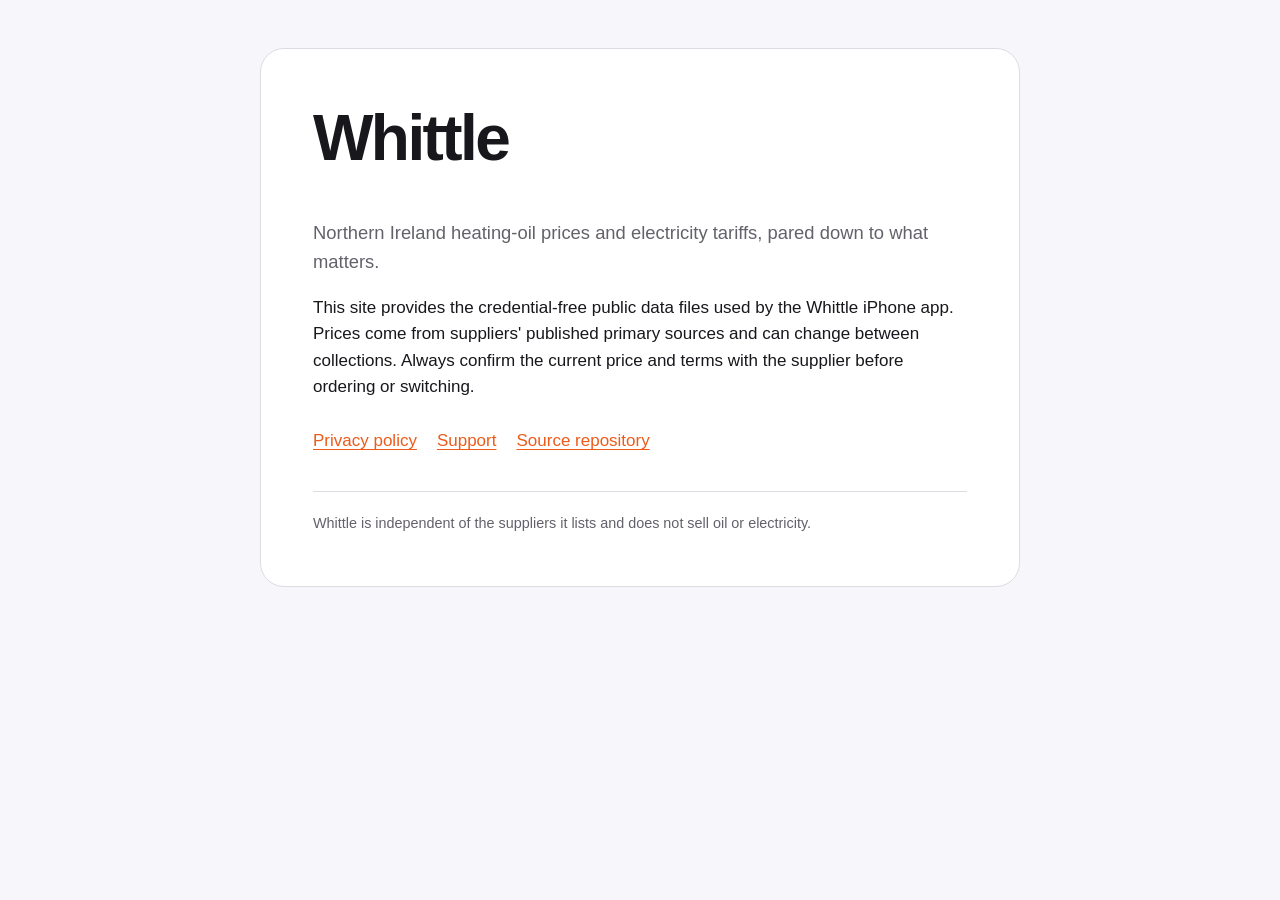
<file: index.html>
<!doctype html>
<html lang="en-GB">
<head>
  <meta charset="utf-8">
  <meta name="viewport" content="width=device-width, initial-scale=1">
  <meta name="description" content="Public price-feed, privacy and support pages for the Whittle iPhone app.">
  <title>Whittle</title>
  <link rel="stylesheet" href="assets/style.css">
</head>
<body>
  <main>
    <h1>Whittle</h1>
    <p class="lede">Northern Ireland heating-oil prices and electricity tariffs, pared down to what matters.</p>
    <p>This site provides the credential-free public data files used by the Whittle iPhone app. Prices come from suppliers' published primary sources and can change between collections. Always confirm the current price and terms with the supplier before ordering or switching.</p>
    <nav aria-label="Site links">
      <a href="privacy/">Privacy policy</a>
      <a href="support/">Support</a>
      <a href="https://github.com/ConanMcN/whittle-feed">Source repository</a>
    </nav>
    <footer>Whittle is independent of the suppliers it lists and does not sell oil or electricity.</footer>
  </main>
</body>
</html>
</file>
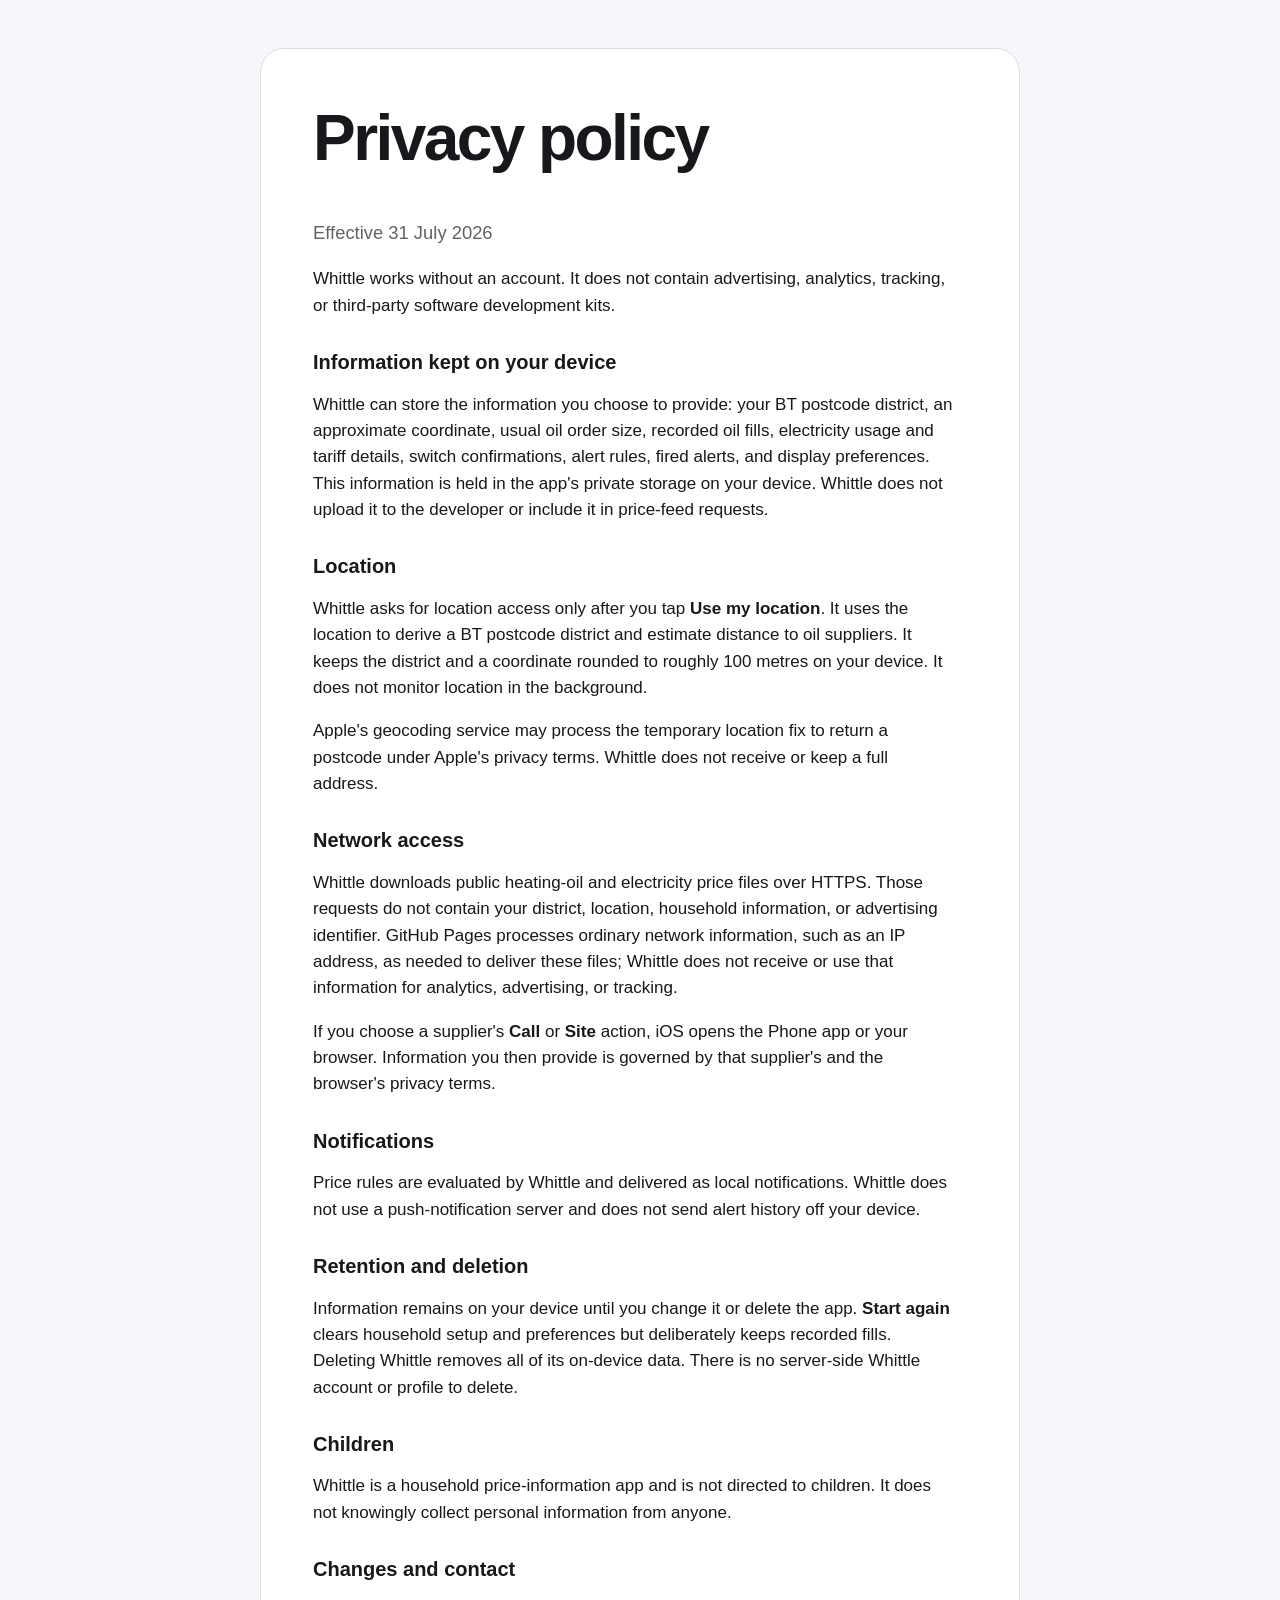
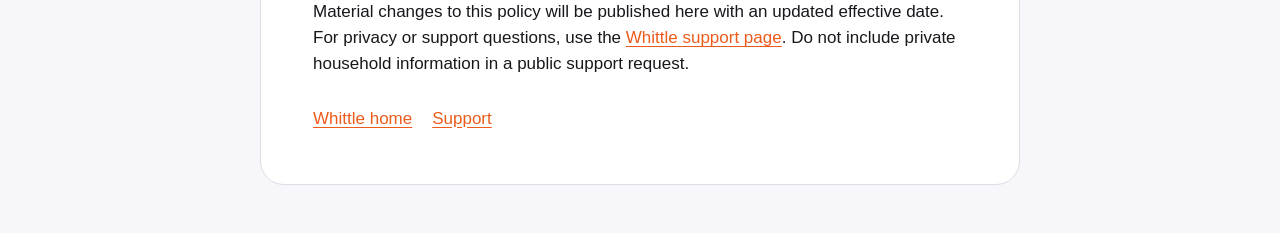
<file: privacy/index.html>
<!doctype html>
<html lang="en-GB">
<head>
  <meta charset="utf-8">
  <meta name="viewport" content="width=device-width, initial-scale=1">
  <meta name="description" content="Privacy policy for the Whittle iPhone app.">
  <title>Privacy policy — Whittle</title>
  <link rel="stylesheet" href="../assets/style.css">
</head>
<body>
  <main>
    <h1>Privacy policy</h1>
    <p class="lede">Effective 31 July 2026</p>
    <p>Whittle works without an account. It does not contain advertising, analytics, tracking, or third-party software development kits.</p>

    <h2>Information kept on your device</h2>
    <p>Whittle can store the information you choose to provide: your BT postcode district, an approximate coordinate, usual oil order size, recorded oil fills, electricity usage and tariff details, switch confirmations, alert rules, fired alerts, and display preferences. This information is held in the app's private storage on your device. Whittle does not upload it to the developer or include it in price-feed requests.</p>

    <h2>Location</h2>
    <p>Whittle asks for location access only after you tap <strong>Use my location</strong>. It uses the location to derive a BT postcode district and estimate distance to oil suppliers. It keeps the district and a coordinate rounded to roughly 100 metres on your device. It does not monitor location in the background.</p>
    <p>Apple's geocoding service may process the temporary location fix to return a postcode under Apple's privacy terms. Whittle does not receive or keep a full address.</p>

    <h2>Network access</h2>
    <p>Whittle downloads public heating-oil and electricity price files over HTTPS. Those requests do not contain your district, location, household information, or advertising identifier. GitHub Pages processes ordinary network information, such as an IP address, as needed to deliver these files; Whittle does not receive or use that information for analytics, advertising, or tracking.</p>
    <p>If you choose a supplier's <strong>Call</strong> or <strong>Site</strong> action, iOS opens the Phone app or your browser. Information you then provide is governed by that supplier's and the browser's privacy terms.</p>

    <h2>Notifications</h2>
    <p>Price rules are evaluated by Whittle and delivered as local notifications. Whittle does not use a push-notification server and does not send alert history off your device.</p>

    <h2>Retention and deletion</h2>
    <p>Information remains on your device until you change it or delete the app. <strong>Start again</strong> clears household setup and preferences but deliberately keeps recorded fills. Deleting Whittle removes all of its on-device data. There is no server-side Whittle account or profile to delete.</p>

    <h2>Children</h2>
    <p>Whittle is a household price-information app and is not directed to children. It does not knowingly collect personal information from anyone.</p>

    <h2>Changes and contact</h2>
    <p>Material changes to this policy will be published here with an updated effective date. For privacy or support questions, use the <a href="../support/">Whittle support page</a>. Do not include private household information in a public support request.</p>

    <nav aria-label="Site links">
      <a href="../">Whittle home</a>
      <a href="../support/">Support</a>
    </nav>
  </main>
</body>
</html>
</file>
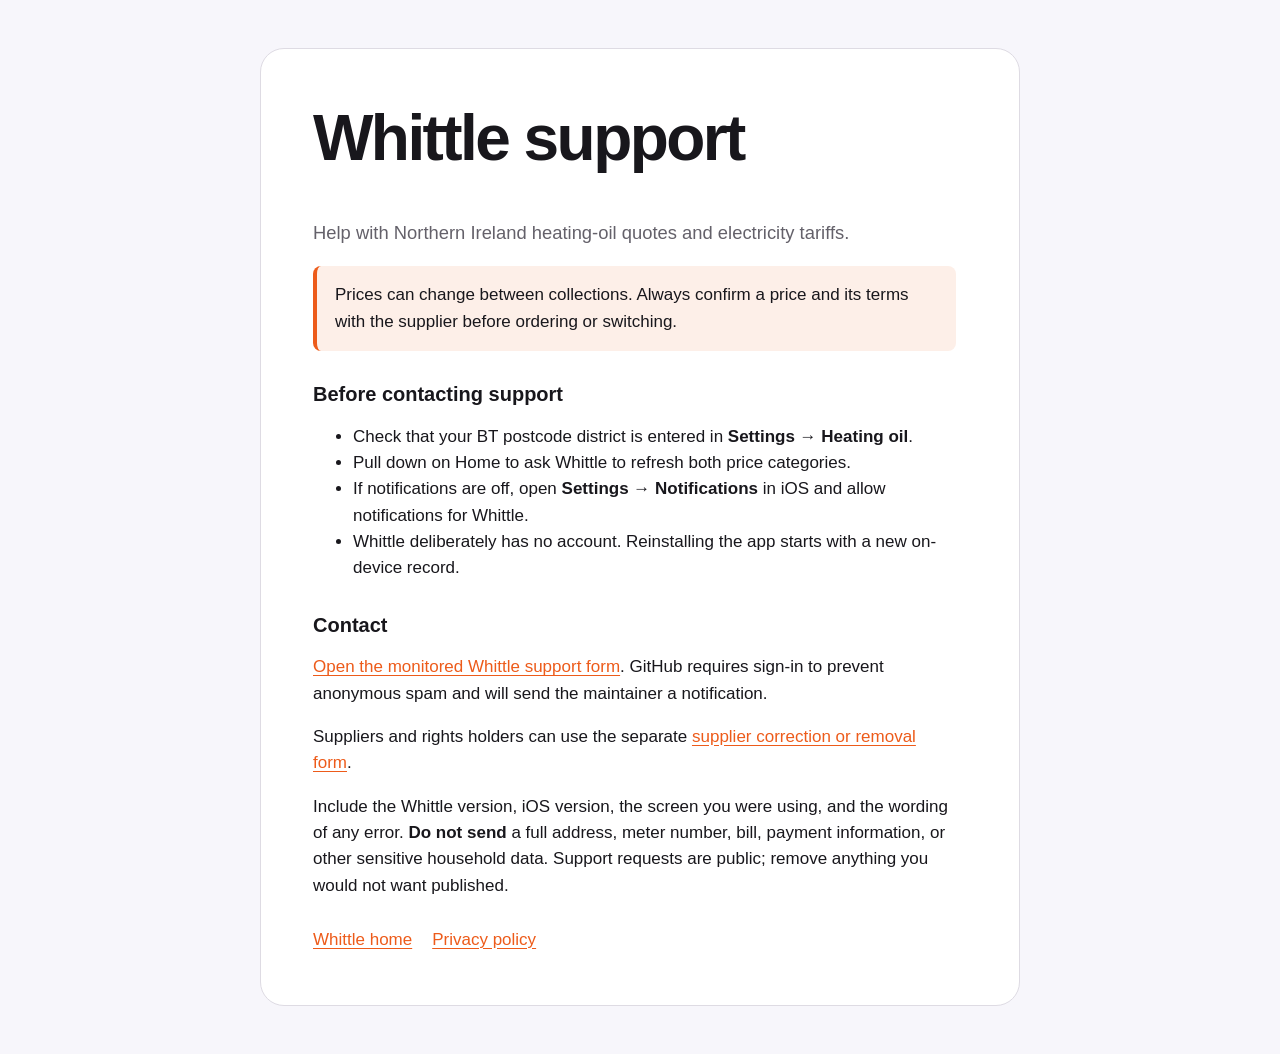
<file: support/index.html>
<!doctype html>
<html lang="en-GB">
<head>
  <meta charset="utf-8">
  <meta name="viewport" content="width=device-width, initial-scale=1">
  <meta name="description" content="Support for the Whittle iPhone app.">
  <title>Support — Whittle</title>
  <link rel="stylesheet" href="../assets/style.css">
</head>
<body>
  <main>
    <h1>Whittle support</h1>
    <p class="lede">Help with Northern Ireland heating-oil quotes and electricity tariffs.</p>
    <p class="notice">Prices can change between collections. Always confirm a price and its terms with the supplier before ordering or switching.</p>

    <h2>Before contacting support</h2>
    <ul>
      <li>Check that your BT postcode district is entered in <strong>Settings → Heating oil</strong>.</li>
      <li>Pull down on Home to ask Whittle to refresh both price categories.</li>
      <li>If notifications are off, open <strong>Settings → Notifications</strong> in iOS and allow notifications for Whittle.</li>
      <li>Whittle deliberately has no account. Reinstalling the app starts with a new on-device record.</li>
    </ul>

    <h2>Contact</h2>
    <p><a href="https://github.com/ConanMcN/whittle-feed/issues/new?template=support.yml">Open the monitored Whittle support form</a>. GitHub requires sign-in to prevent anonymous spam and will send the maintainer a notification.</p>
    <p>Suppliers and rights holders can use the separate <a href="https://github.com/ConanMcN/whittle-feed/issues/new?template=supplier.yml">supplier correction or removal form</a>.</p>
    <p>Include the Whittle version, iOS version, the screen you were using, and the wording of any error. <strong>Do not send</strong> a full address, meter number, bill, payment information, or other sensitive household data. Support requests are public; remove anything you would not want published.</p>

    <nav aria-label="Site links">
      <a href="../">Whittle home</a>
      <a href="../privacy/">Privacy policy</a>
    </nav>
  </main>
</body>
</html>
</file>
<file: assets/style.css>
:root {
  color-scheme: light dark;
  --background: #f7f6fb;
  --surface: #ffffff;
  --text: #18171c;
  --muted: #64616a;
  --accent: #ed5b1a;
  --border: #dedbe3;
}

@media (prefers-color-scheme: dark) {
  :root {
    --background: #111014;
    --surface: #1c1a20;
    --text: #f6f3f8;
    --muted: #b9b4c0;
    --border: #38343e;
  }
}

* {
  box-sizing: border-box;
}

body {
  margin: 0;
  background: var(--background);
  color: var(--text);
  font: 17px/1.55 -apple-system, BlinkMacSystemFont, "Segoe UI", sans-serif;
}

main {
  width: min(760px, calc(100% - 32px));
  margin: 48px auto;
  padding: clamp(24px, 5vw, 52px);
  background: var(--surface);
  border: 1px solid var(--border);
  border-radius: 24px;
}

h1,
h2 {
  line-height: 1.18;
}

h1 {
  margin-top: 0;
  font-size: clamp(2.25rem, 8vw, 4rem);
  letter-spacing: -0.04em;
}

h2 {
  margin-top: 2rem;
  font-size: 1.25rem;
}

p,
li {
  max-width: 68ch;
}

.lede {
  color: var(--muted);
  font-size: 1.15rem;
}

.notice {
  padding: 16px 18px;
  border-left: 4px solid var(--accent);
  background: color-mix(in srgb, var(--accent) 10%, var(--surface));
  border-radius: 8px;
}

a {
  color: var(--accent);
  text-underline-offset: 0.18em;
}

nav {
  display: flex;
  flex-wrap: wrap;
  gap: 12px 20px;
  margin: 28px 0 0;
}

footer {
  margin-top: 36px;
  padding-top: 20px;
  border-top: 1px solid var(--border);
  color: var(--muted);
  font-size: 0.9rem;
}

code {
  overflow-wrap: anywhere;
}
</file>
